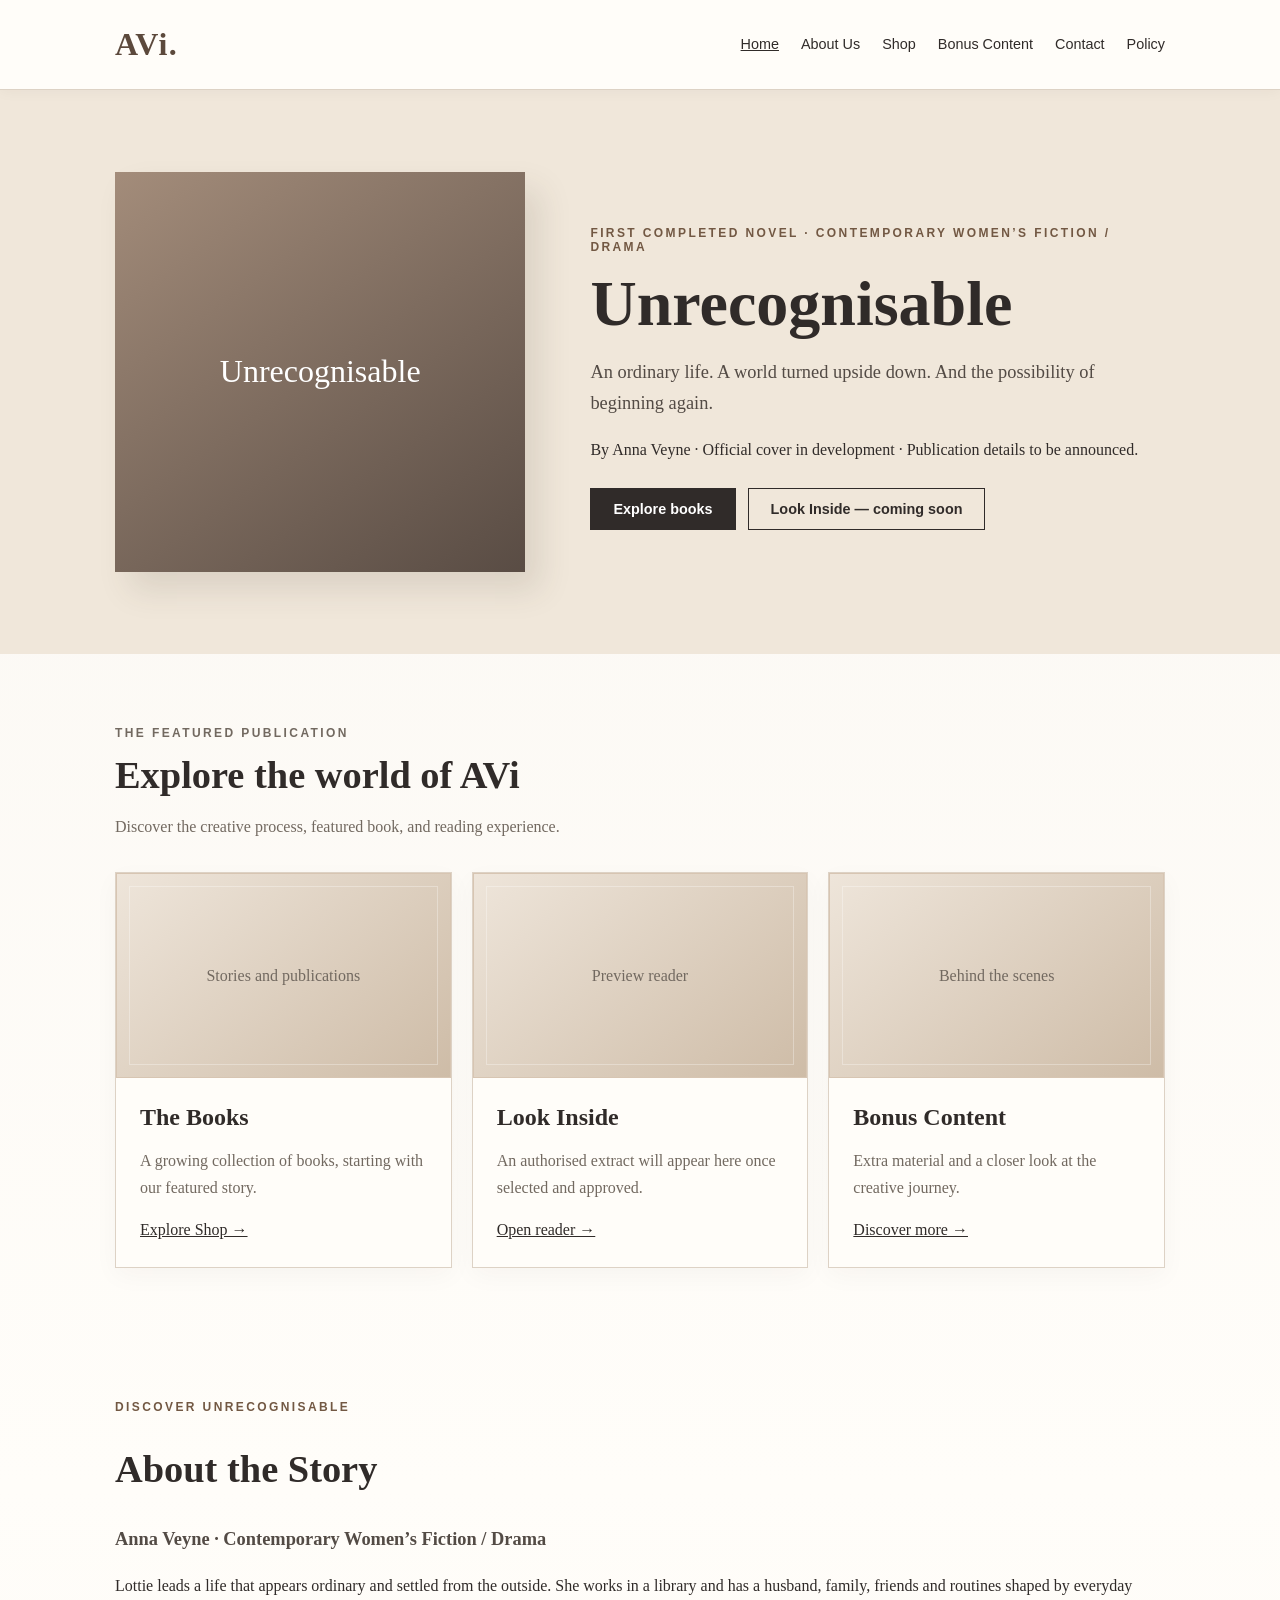
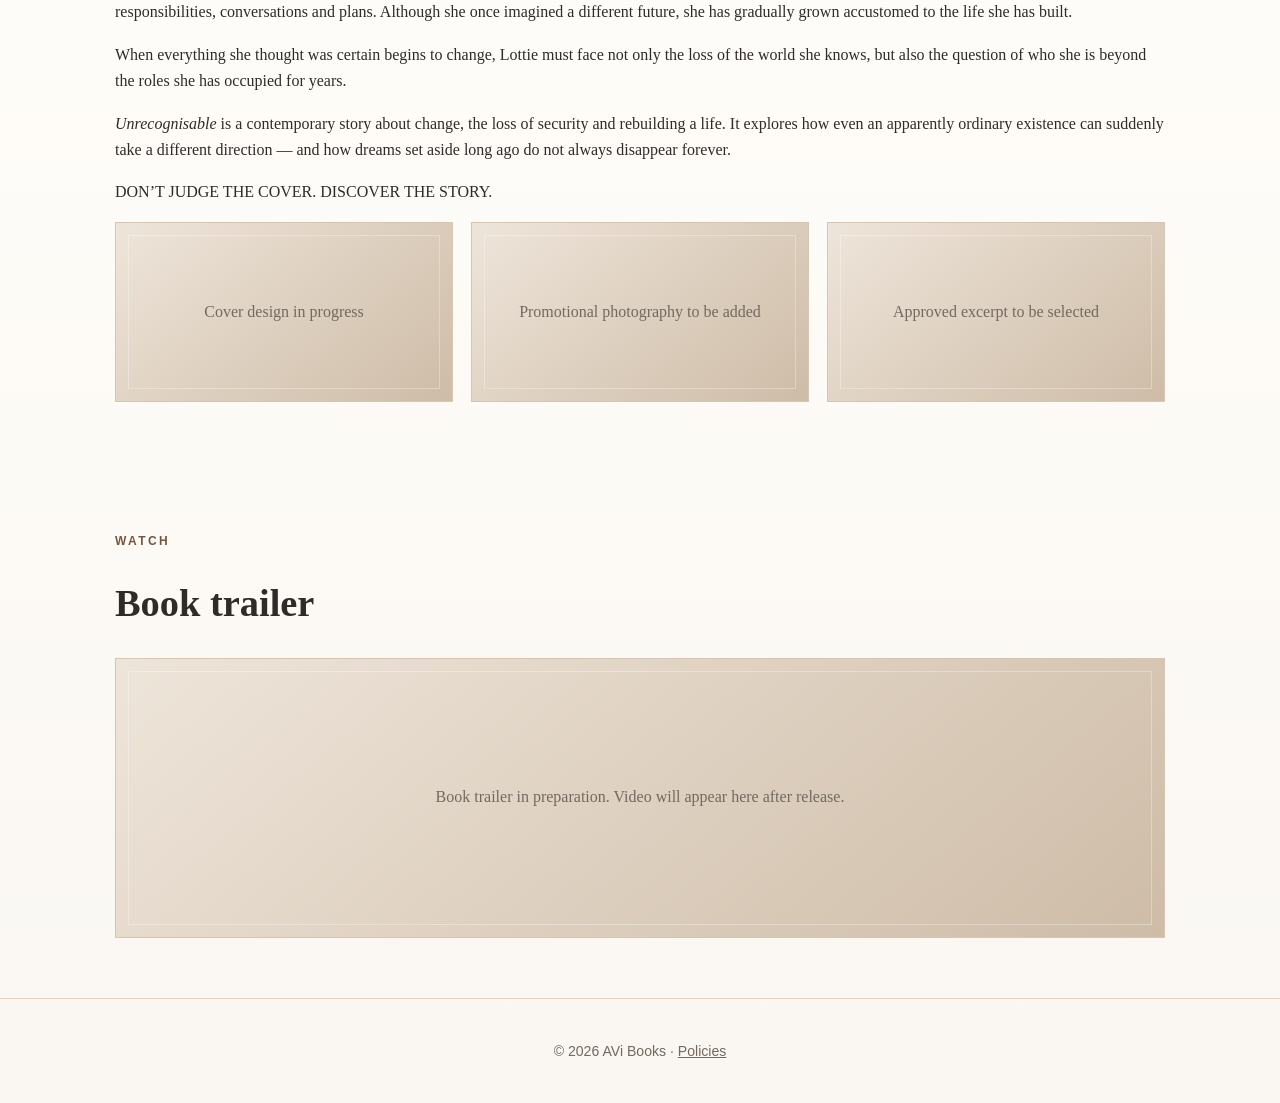
<file: index.html>
<!DOCTYPE html>
<html lang="en">
<head>
  <meta charset="UTF-8">
  <meta name="viewport" content="width=device-width, initial-scale=1">
  <meta name="description" content="AVi Books — stories, publications, book previews and author updates.">
  <title>AVi Books | Stories & Publications</title>
  <link rel="stylesheet" href="css/style.css">
</head>
<body>
  <header class="site-header">
    <div class="nav-wrap">
      <a class="logo" href="index.html" aria-label="AVi Books home">AVi.</a>
      <nav class="nav-links" aria-label="Main navigation">
        <a href="index.html" aria-current="page">Home</a>
        <a href="about.html">About Us</a>
        <a href="shop.html">Shop</a>
        <a href="bonus-content.html">Bonus Content</a><a href="contact.html">Contact</a>
        <a href="policy.html">Policy</a>
      </nav>
    </div>
  </header>
  <main>
    <section class="hero">
      <div class="container hero-grid">
        <div class="cover-placeholder" role="img" aria-label="Cover artwork to be added">
          <span>Unrecognisable</span>
        </div>
        <div>
          <p class="eyebrow">First completed novel · Contemporary Women’s Fiction / Drama</p>
          <h1>Unrecognisable</h1>
          <p class="lead">An ordinary life. A world turned upside down. And the possibility of beginning again.</p>
          <p>By Anna Veyne · Official cover in development · Publication details to be announced.</p>
          <div class="actions">
            <a class="button" href="shop.html">Explore books</a>
            <a class="button secondary" href="reader.html">Look Inside — coming soon</a>
          </div>
        </div>
      </div>
    </section>
    <section class="container"><div class="section-head"><p class="eyebrow">The featured publication</p><h2>Explore the world of AVi</h2><p>Discover the creative process, featured book, and reading experience.</p></div><div class="editorial-cards"><article class="editorial-card"><div class="placeholder">Stories and publications</div><h3>The Books</h3><p>A growing collection of books, starting with our featured story.</p><a href="shop.html">Explore Shop →</a></article><article class="editorial-card"><div class="placeholder">Preview reader</div><h3>Look Inside</h3><p>An authorised extract will appear here once selected and approved.</p><a href="reader.html">Open reader →</a></article><article class="editorial-card"><div class="placeholder">Behind the scenes</div><h3>Bonus Content</h3><p>Extra material and a closer look at the creative journey.</p><a href="bonus-content.html">Discover more →</a></article></div></section><section class="container">
      <p class="eyebrow">Discover Unrecognisable</p>
      <h2>About the Story</h2>
      <p class="lead"><strong>Anna Veyne · Contemporary Women’s Fiction / Drama</strong></p><div class="book-synopsis"><p>Lottie leads a life that appears ordinary and settled from the outside. She works in a library and has a husband, family, friends and routines shaped by everyday responsibilities, conversations and plans. Although she once imagined a different future, she has gradually grown accustomed to the life she has built.</p><p>When everything she thought was certain begins to change, Lottie must face not only the loss of the world she knows, but also the question of who she is beyond the roles she has occupied for years.</p><p><em>Unrecognisable</em> is a contemporary story about change, the loss of security and rebuilding a life. It explores how even an apparently ordinary existence can suddenly take a different direction — and how dreams set aside long ago do not always disappear forever.</p></div><p class="book-tagline">DON’T JUDGE THE COVER. DISCOVER THE STORY.</p>
      <div class="grid" aria-label="Image gallery placeholders">
        <div class="placeholder">Cover design in progress</div>
        <div class="placeholder">Promotional photography to be added</div>
        <div class="placeholder">Approved excerpt to be selected</div>
      </div>
    </section>
    <section class="container">
      <p class="eyebrow">Watch</p>
      <h2>Book trailer</h2>
      <div class="placeholder video-placeholder">Book trailer in preparation. Video will appear here after release.</div>
    </section>
  </main>
  <footer class="site-footer">
    <p>© 2026 AVi Books · <a href="policy.html">Policies</a></p>
  </footer>
</body>
</html>
</file>
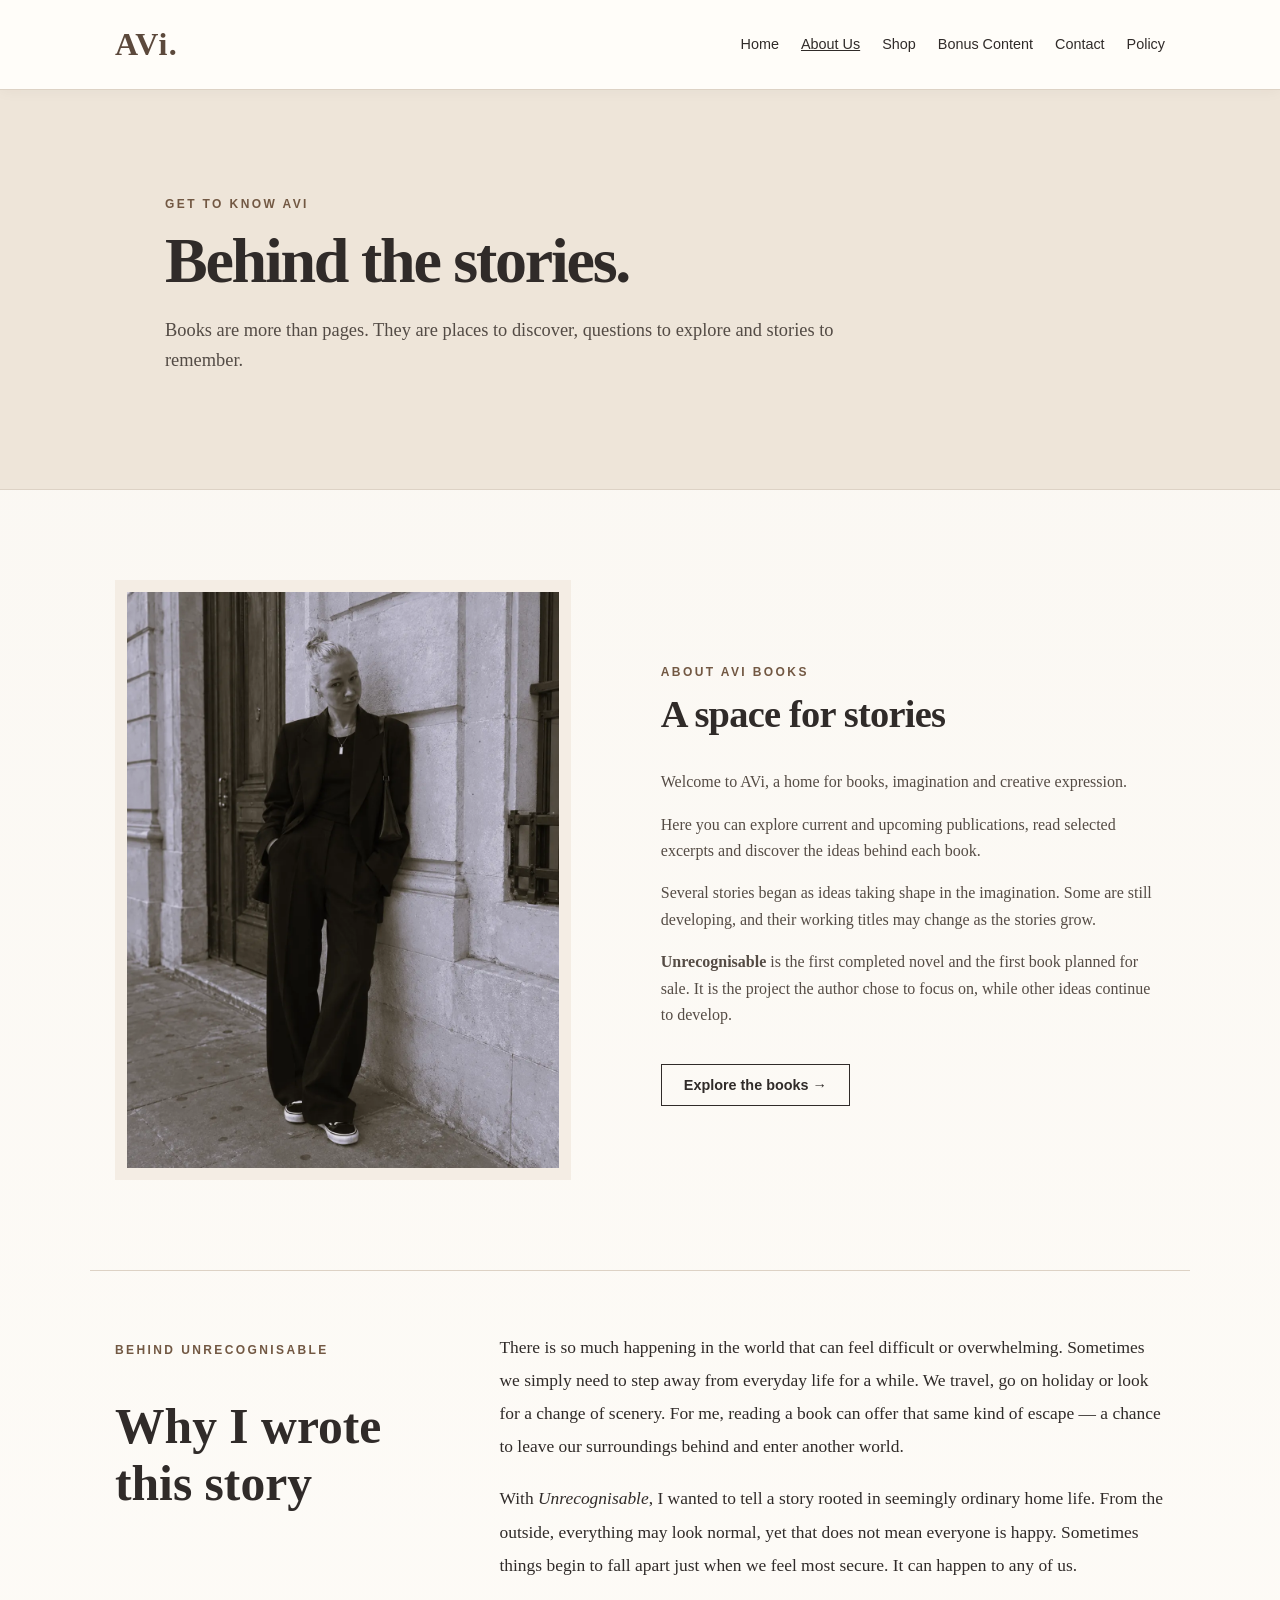
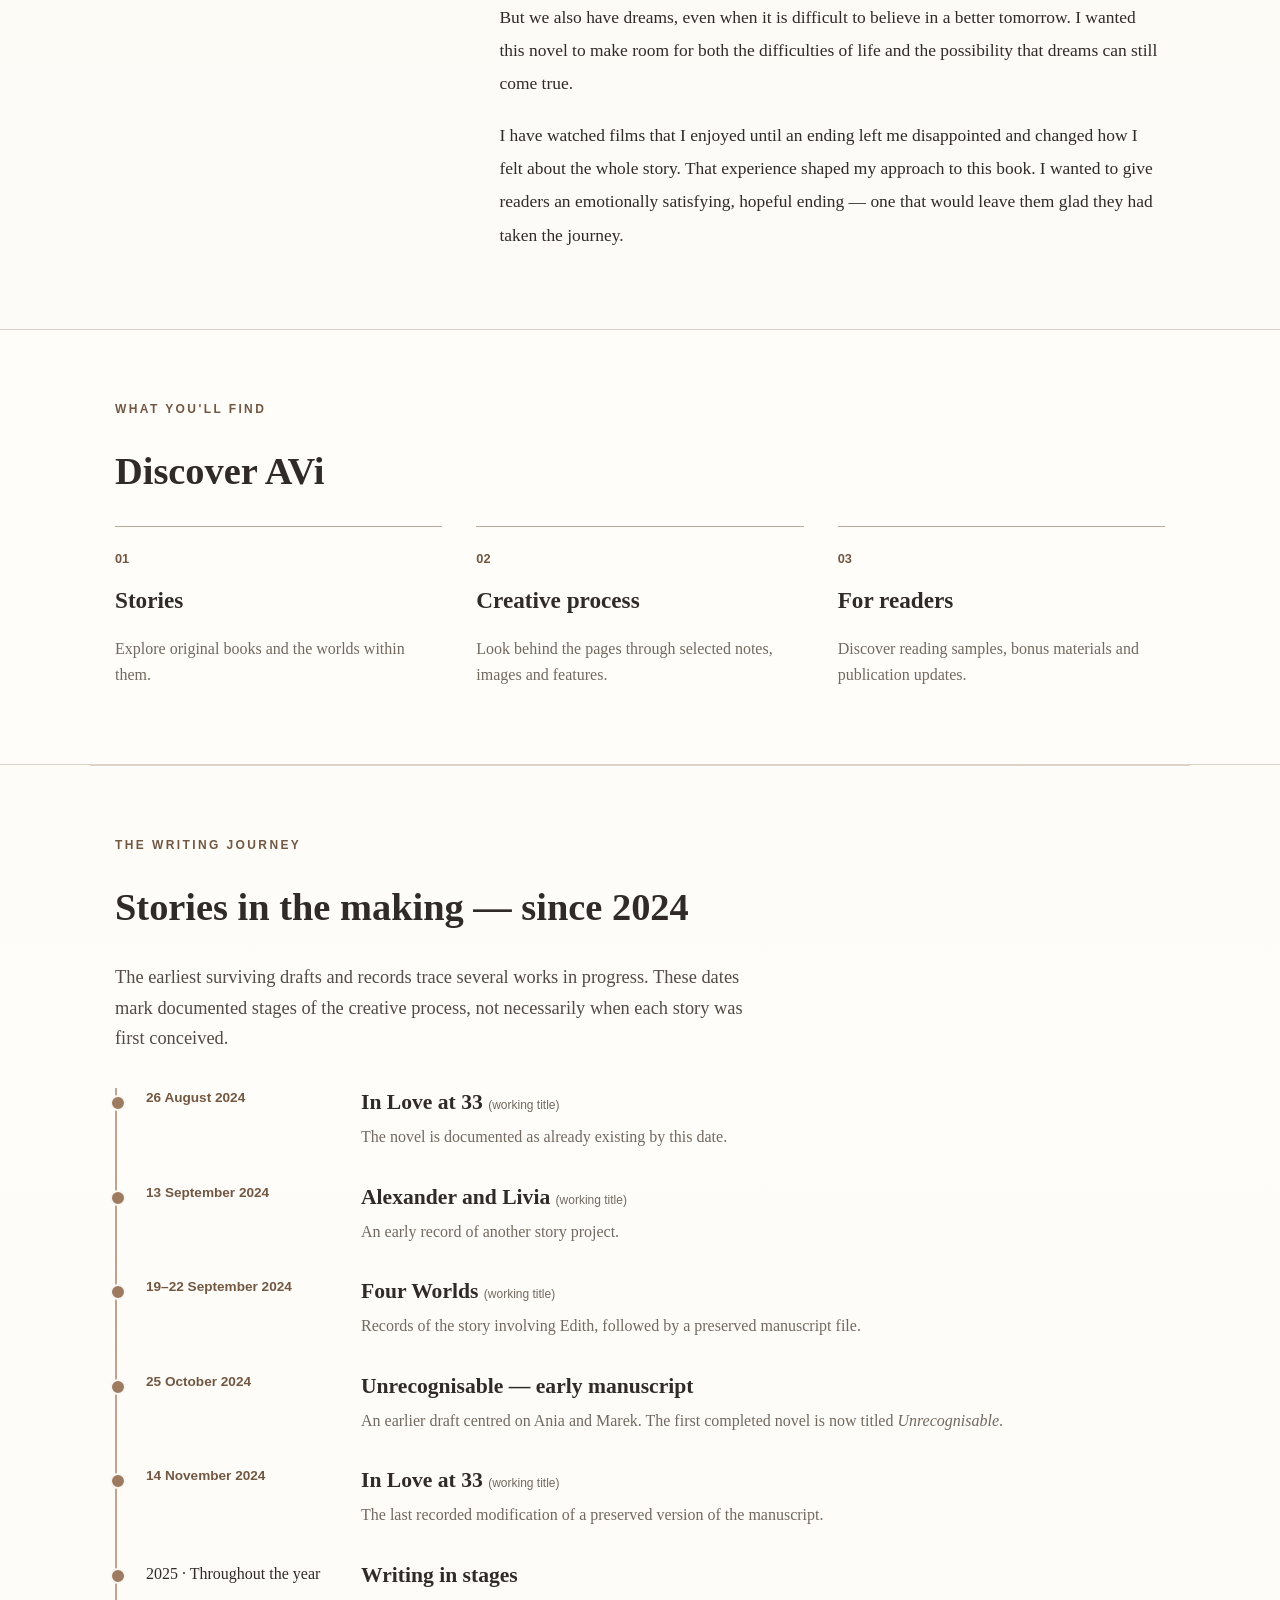
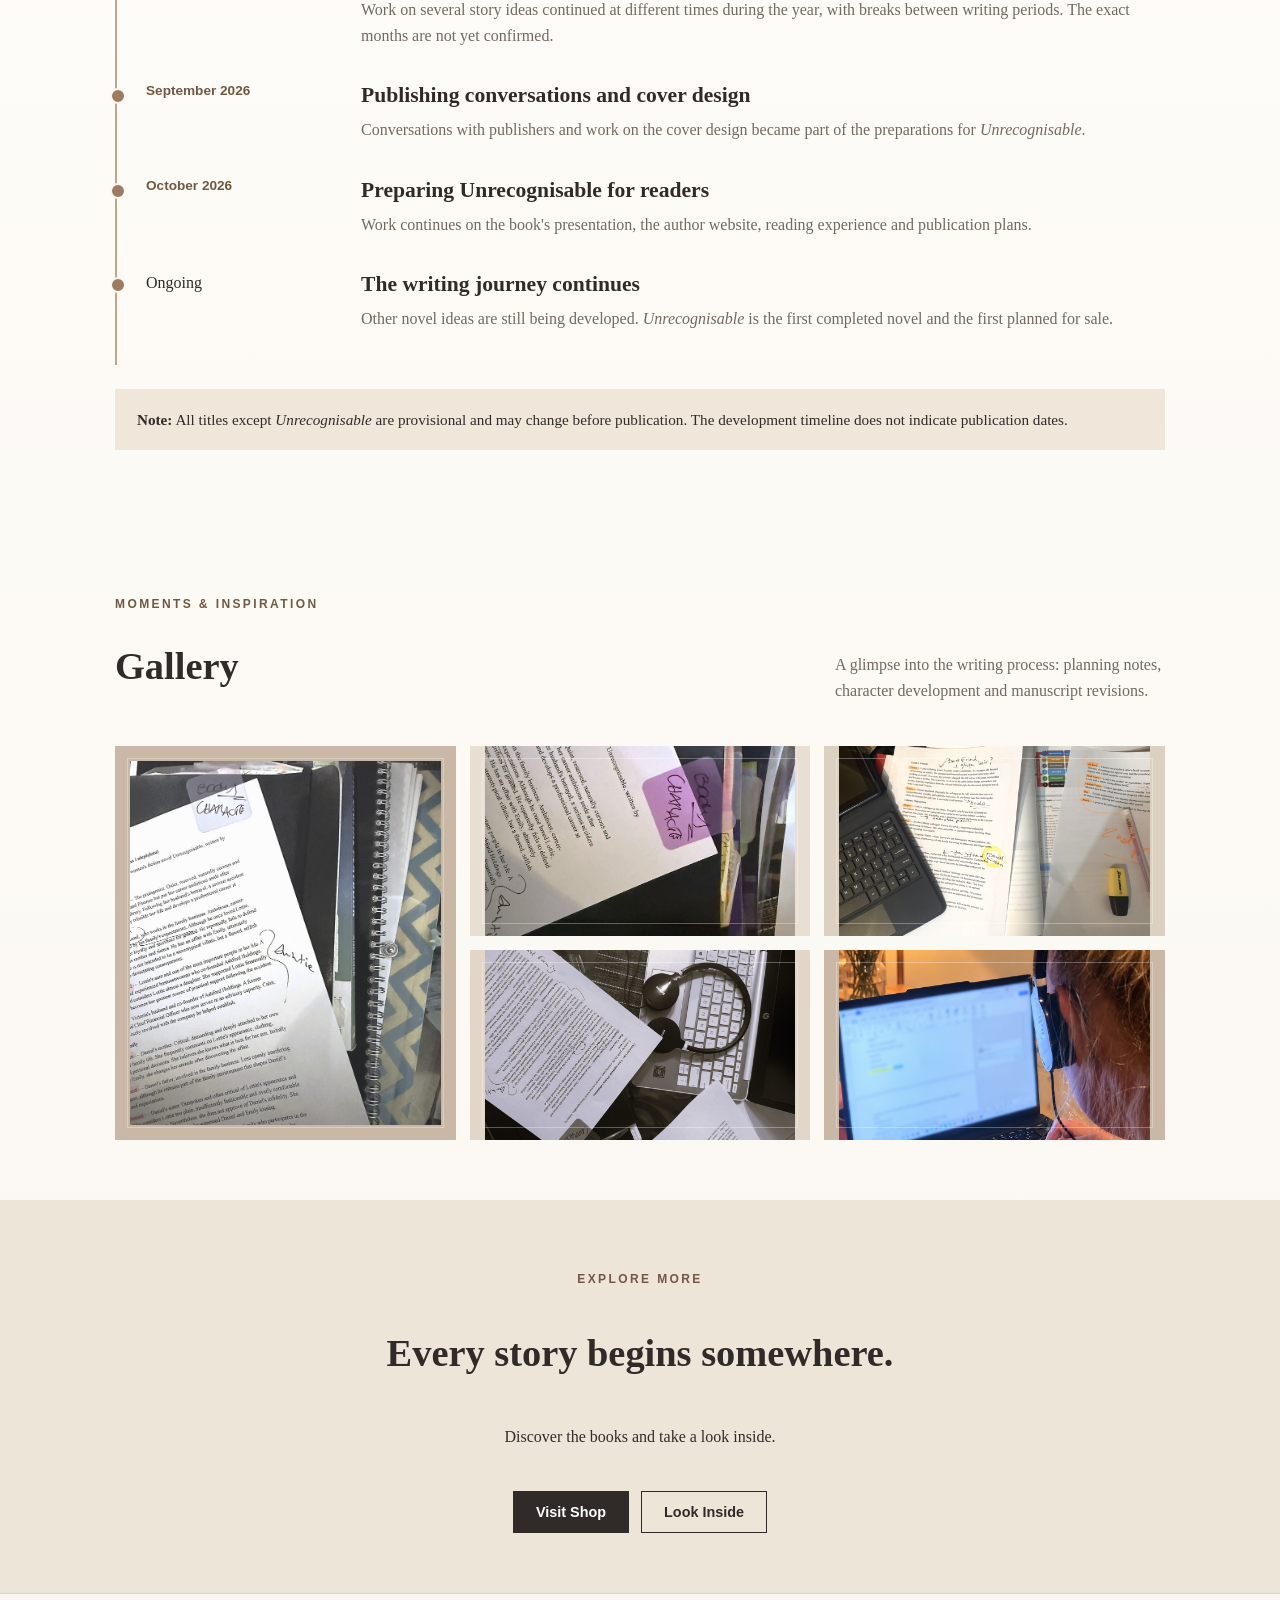
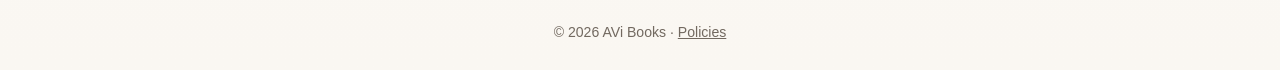
<file: about.html>
<!DOCTYPE html>
<html lang="en">
<head>
<meta charset="UTF-8"><meta name="viewport" content="width=device-width, initial-scale=1">
<meta name="description" content="Discover AVi Books, our creative vision, stories and future publications.">
<title>About Us | AVi Books</title><link rel="stylesheet" href="css/style.css">
</head>
<body>
<header class="site-header"><div class="nav-wrap"><a class="logo" href="index.html" aria-label="AVi home">AVi.</a><nav class="nav-links" aria-label="Main navigation"><a href="index.html">Home</a><a href="about.html" aria-current="page">About Us</a><a href="shop.html">Shop</a><a href="bonus-content.html">Bonus Content</a><a href="contact.html">Contact</a><a href="policy.html">Policy</a></nav></div></header>
<main>
<section class="about-banner"><div class="container about-heading"><p class="eyebrow">Get to know AVi</p><h1>Behind the stories.</h1><p class="lead">Books are more than pages. They are places to discover, questions to explore and stories to remember.</p></div></section>
<section class="container about-feature">
  <div class="about-portrait about-portrait-photo"><img src="images/optimized/Black%20Suit%20Street%20Portrait.webp" alt="Portrait of the author" loading="eager" decoding="async"></div>
  <div class="about-copy"><p class="eyebrow">About AVi Books</p><h2>A space for stories</h2><p>Welcome to AVi, a home for books, imagination and creative expression.</p><p>Here you can explore current and upcoming publications, read selected excerpts and discover the ideas behind each book.</p><p>Several stories began as ideas taking shape in the imagination. Some are still developing, and their working titles may change as the stories grow.</p><p><strong>Unrecognisable</strong> is the first completed novel and the first book planned for sale. It is the project the author chose to focus on, while other ideas continue to develop.</p><a class="button secondary" href="shop.html">Explore the books →</a></div>
</section>
<section class="container inspiration-section" aria-labelledby="inspiration-title"><div class="inspiration-kicker"><p class="eyebrow">Behind Unrecognisable</p><h2 id="inspiration-title">Why I wrote this story</h2></div><div class="inspiration-copy"><p>There is so much happening in the world that can feel difficult or overwhelming. Sometimes we simply need to step away from everyday life for a while. We travel, go on holiday or look for a change of scenery. For me, reading a book can offer that same kind of escape — a chance to leave our surroundings behind and enter another world.</p><p>With <em>Unrecognisable</em>, I wanted to tell a story rooted in seemingly ordinary home life. From the outside, everything may look normal, yet that does not mean everyone is happy. Sometimes things begin to fall apart just when we feel most secure. It can happen to any of us.</p><p>But we also have dreams, even when it is difficult to believe in a better tomorrow. I wanted this novel to make room for both the difficulties of life and the possibility that dreams can still come true.</p><p>I have watched films that I enjoyed until an ending left me disappointed and changed how I felt about the whole story. That experience shaped my approach to this book. I wanted to give readers an emotionally satisfying, hopeful ending — one that would leave them glad they had taken the journey.</p></div></section>
<section class="about-values"><div class="container"><p class="eyebrow">What you'll find</p><h2>Discover AVi</h2><div class="about-values-grid"><article><span class="about-number">01</span><h3>Stories</h3><p>Explore original books and the worlds within them.</p></article><article><span class="about-number">02</span><h3>Creative process</h3><p>Look behind the pages through selected notes, images and features.</p></article><article><span class="about-number">03</span><h3>For readers</h3><p>Discover reading samples, bonus materials and publication updates.</p></article></div></div></section>
<section class="container writing-journey" aria-labelledby="journey-heading">
<p class="eyebrow">The writing journey</p><h2 id="journey-heading">Stories in the making — since 2024</h2>
<p class="lead">The earliest surviving drafts and records trace several works in progress. These dates mark documented stages of the creative process, not necessarily when each story was first conceived.</p>
<ol class="journey-timeline">
<li><time datetime="2024-08-26">26 August 2024</time><div><h3>In Love at 33 <small>(working title)</small></h3><p>The novel is documented as already existing by this date.</p></div></li>
<li><time datetime="2024-09-13">13 September 2024</time><div><h3>Alexander and Livia <small>(working title)</small></h3><p>An early record of another story project.</p></div></li>
<li><time datetime="2024-09-19">19–22 September 2024</time><div><h3>Four Worlds <small>(working title)</small></h3><p>Records of the story involving Edith, followed by a preserved manuscript file.</p></div></li>
<li><time datetime="2024-10-25">25 October 2024</time><div><h3>Unrecognisable — early manuscript</h3><p>An earlier draft centred on Ania and Marek. The first completed novel is now titled <em>Unrecognisable</em>.</p></div></li>
<li><time datetime="2024-11-14">14 November 2024</time><div><h3>In Love at 33 <small>(working title)</small></h3><p>The last recorded modification of a preserved version of the manuscript.</p></div></li>
<li><span class="journey-date">2025 · Throughout the year</span><div><h3>Writing in stages</h3><p>Work on several story ideas continued at different times during the year, with breaks between writing periods. The exact months are not yet confirmed.</p></div></li>
<li><time datetime="2026-09">September 2026</time><div><h3>Publishing conversations and cover design</h3><p>Conversations with publishers and work on the cover design became part of the preparations for <em>Unrecognisable</em>.</p></div></li>
<li><time datetime="2026-10">October 2026</time><div><h3>Preparing Unrecognisable for readers</h3><p>Work continues on the book's presentation, the author website, reading experience and publication plans.</p></div></li>
<li><span class="journey-date">Ongoing</span><div><h3>The writing journey continues</h3><p>Other novel ideas are still being developed. <em>Unrecognisable</em> is the first completed novel and the first planned for sale.</p></div></li>
</ol><p class="journey-note"><strong>Note:</strong> All titles except <em>Unrecognisable</em> are provisional and may change before publication. The development timeline does not indicate publication dates.</p>
</section>
<section class="container"><div class="about-gallery-heading"><div><p class="eyebrow">Moments & inspiration</p><h2>Gallery</h2></div><p>A glimpse into the writing process: planning notes, character development and manuscript revisions.</p></div><div class="about-gallery">
<div class="gallery-slot large"><img src="assets/uploads/notebooks.jpeg" alt="Author's printed planning notes and writing materials" loading="lazy" onerror="this.style.display='none';this.nextElementSibling.hidden=false"><span hidden>Writing notes photo</span></div>
<div class="gallery-slot"><img src="assets/uploads/notebooks1.jpeg" alt="Early manuscript notes and notebook" loading="lazy" onerror="this.style.display='none';this.nextElementSibling.hidden=false"><span hidden>Manuscript notes photo</span></div>
<div class="gallery-slot"><img src="assets/uploads/tablet_black.jpeg" alt="Marked-up manuscript and character planning pages" loading="lazy" onerror="this.style.display='none';this.nextElementSibling.hidden=false"><span hidden>Editing notes photo</span></div>
<div class="gallery-slot"><img src="assets/uploads/laptop%20silver.jpeg" alt="Printed novel planning sheets beside a laptop and headphones" loading="lazy" onerror="this.style.display='none';this.nextElementSibling.hidden=false"><span hidden>Writing workspace photo</span></div>
<div class="gallery-slot"><img src="assets/uploads/laptop_black_cozy_room.png" alt="Working on drafts at a laptop" loading="lazy"></div></div></section>
<section class="about-cta"><div class="container"><p class="eyebrow">Explore more</p><h2>Every story begins somewhere.</h2><p>Discover the books and take a look inside.</p><div class="actions"><a class="button" href="shop.html">Visit Shop</a><a class="button secondary" href="reader.html">Look Inside</a></div></div></section>
</main>
<footer class="site-footer">© 2026 AVi Books · <a href="policy.html">Policies</a></footer>
</body></html>
</file>
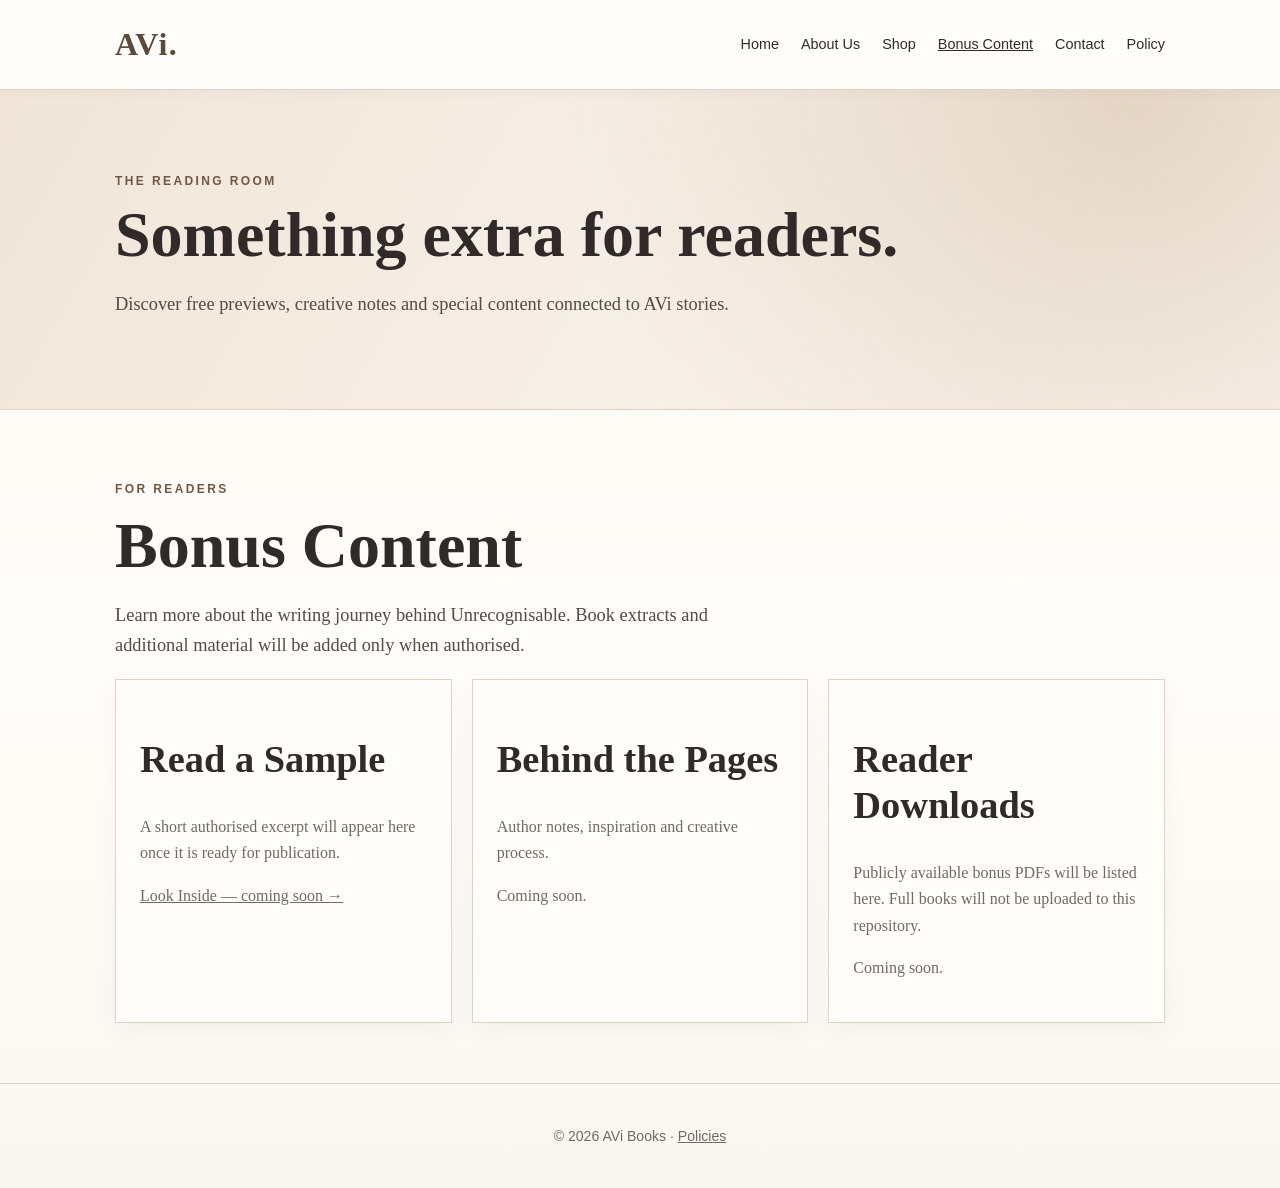
<file: bonus-content.html>
<!DOCTYPE html>
<html lang="en"><head><meta charset="UTF-8"><meta name="viewport" content="width=device-width,initial-scale=1"><meta name="description" content="Book extras, sample chapters and behind-the-scenes material."><title>Bonus Content | AVi Books</title><link rel="stylesheet" href="css/style.css"></head><body><header class="site-header"><div class="nav-wrap"><a class="logo" href="index.html" aria-label="AVi home">AVi.</a><nav class="nav-links" aria-label="Main navigation"><a href="index.html">Home</a><a href="about.html">About Us</a><a href="shop.html">Shop</a><a href="bonus-content.html" aria-current="page">Bonus Content</a><a href="contact.html">Contact</a><a href="policy.html">Policy</a></nav></div></header><main><section class="page-banner"><div class="container"><p class="eyebrow">The reading room</p><h1>Something extra for readers.</h1><p class="lead">Discover free previews, creative notes and special content connected to AVi stories.</p></div></section><section class="container"><p class="eyebrow">For readers</p><h1>Bonus Content</h1><p class="lead">Learn more about the writing journey behind Unrecognisable. Book extracts and additional material will be added only when authorised.</p><div class="editorial-cards"><article class="editorial-card"><h2>Read a Sample</h2><p>A short authorised excerpt will appear here once it is ready for publication.</p><p><a href="reader.html">Look Inside — coming soon →</a></p></article><article class="editorial-card"><h2>Behind the Pages</h2><p>Author notes, inspiration and creative process.</p><p>Coming soon.</p></article><article class="editorial-card"><h2>Reader Downloads</h2><p>Publicly available bonus PDFs will be listed here. Full books will not be uploaded to this repository.</p><p>Coming soon.</p></article></div></section></main><footer class="site-footer"><p>© 2026 AVi Books · <a href="policy.html">Policies</a></p></footer></body></html>
</file>
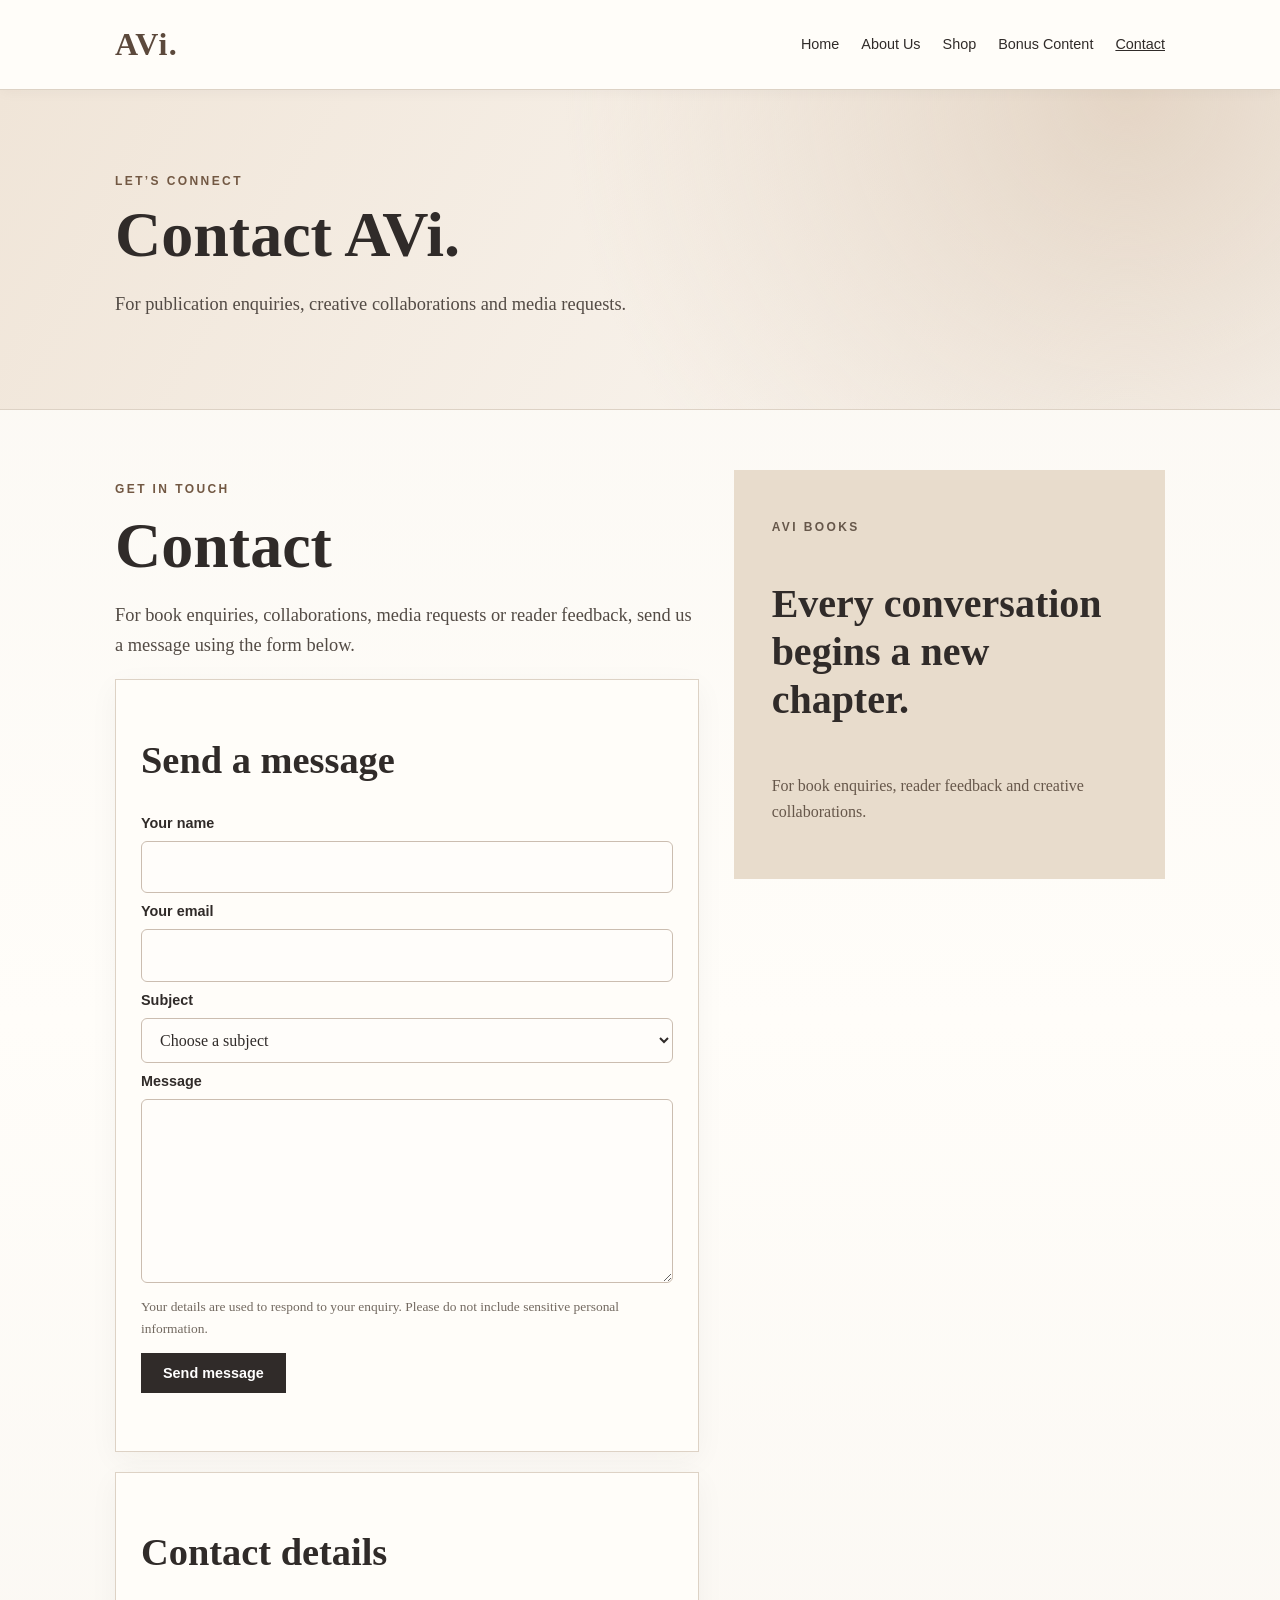
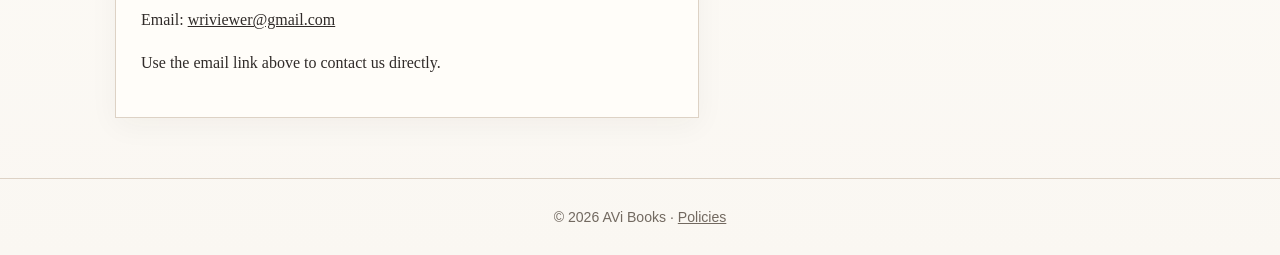
<file: contact.html>
<!DOCTYPE html><html lang="en"><head><meta charset="utf-8"><meta name="viewport" content="width=device-width,initial-scale=1"><title>Contact | AVi Books</title><meta name="description" content="Get in touch with AVi Books."><link rel="stylesheet" href="css/style.css"></head><body><header class="site-header"><div class="nav-wrap"><a class="logo" href="index.html">AVi.</a><nav class="nav-links" aria-label="Navigation"><a href="index.html">Home</a><a href="about.html">About Us</a><a href="shop.html">Shop</a><a href="bonus-content.html">Bonus Content</a><a href="contact.html" aria-current="page">Contact</a></nav></div></header><main><section class="page-banner"><div class="container"><p class="eyebrow">Let’s connect</p><h1>Contact AVi.</h1><p class="lead">For publication enquiries, creative collaborations and media requests.</p></div></section><section class="container contact-layout"><div><p class="eyebrow">Get in touch</p><h1>Contact</h1><p class="lead">For book enquiries, collaborations, media requests or reader feedback, send us a message using the form below.</p><div class="panel contact-form-panel"><h2>Send a message</h2><form id="avi-contact-form" action="https://formsubmit.co/ajax/wriviewer@gmail.com" method="POST">
<input type="hidden" name="_subject" value="AVi Books — Website Contact">
<input type="text" name="_honey" tabindex="-1" autocomplete="off" aria-hidden="true" class="contact-honey">
<label for="avi-name">Your name</label><input id="avi-name" name="name" type="text" autocomplete="name" maxlength="120" required>
<label for="avi-email">Your email</label><input id="avi-email" name="email" type="email" autocomplete="email" maxlength="254" required>
<label for="avi-topic">Subject</label><select id="avi-topic" name="subject" required><option value="">Choose a subject</option><option>Book enquiry</option><option>Media or press</option><option>Collaboration</option><option>Other enquiry</option></select>
<label for="avi-message">Message</label><textarea id="avi-message" name="message" rows="6" maxlength="5000" required></textarea>
<p class="form-privacy">Your details are used to respond to your enquiry. Please do not include sensitive personal information.</p>
<button type="submit" class="button">Send message</button>
<p id="avi-form-status" role="status" aria-live="polite"></p>
</form></div><div class="panel"><h2>Contact details</h2><p>Email: <a href="mailto:wriviewer@gmail.com">wriviewer@gmail.com</a></p><p>Use the email link above to contact us directly.</p></div></div><aside class="contact-feature"><p class="eyebrow">AVi Books</p><h2>Every conversation begins a new chapter.</h2><p>For book enquiries, reader feedback and creative collaborations.</p></aside></section></main><footer class="site-footer">© 2026 AVi Books · <a href="policy.html">Policies</a></footer><script src="js/contact-form.js" defer></script></body></html>
</file>
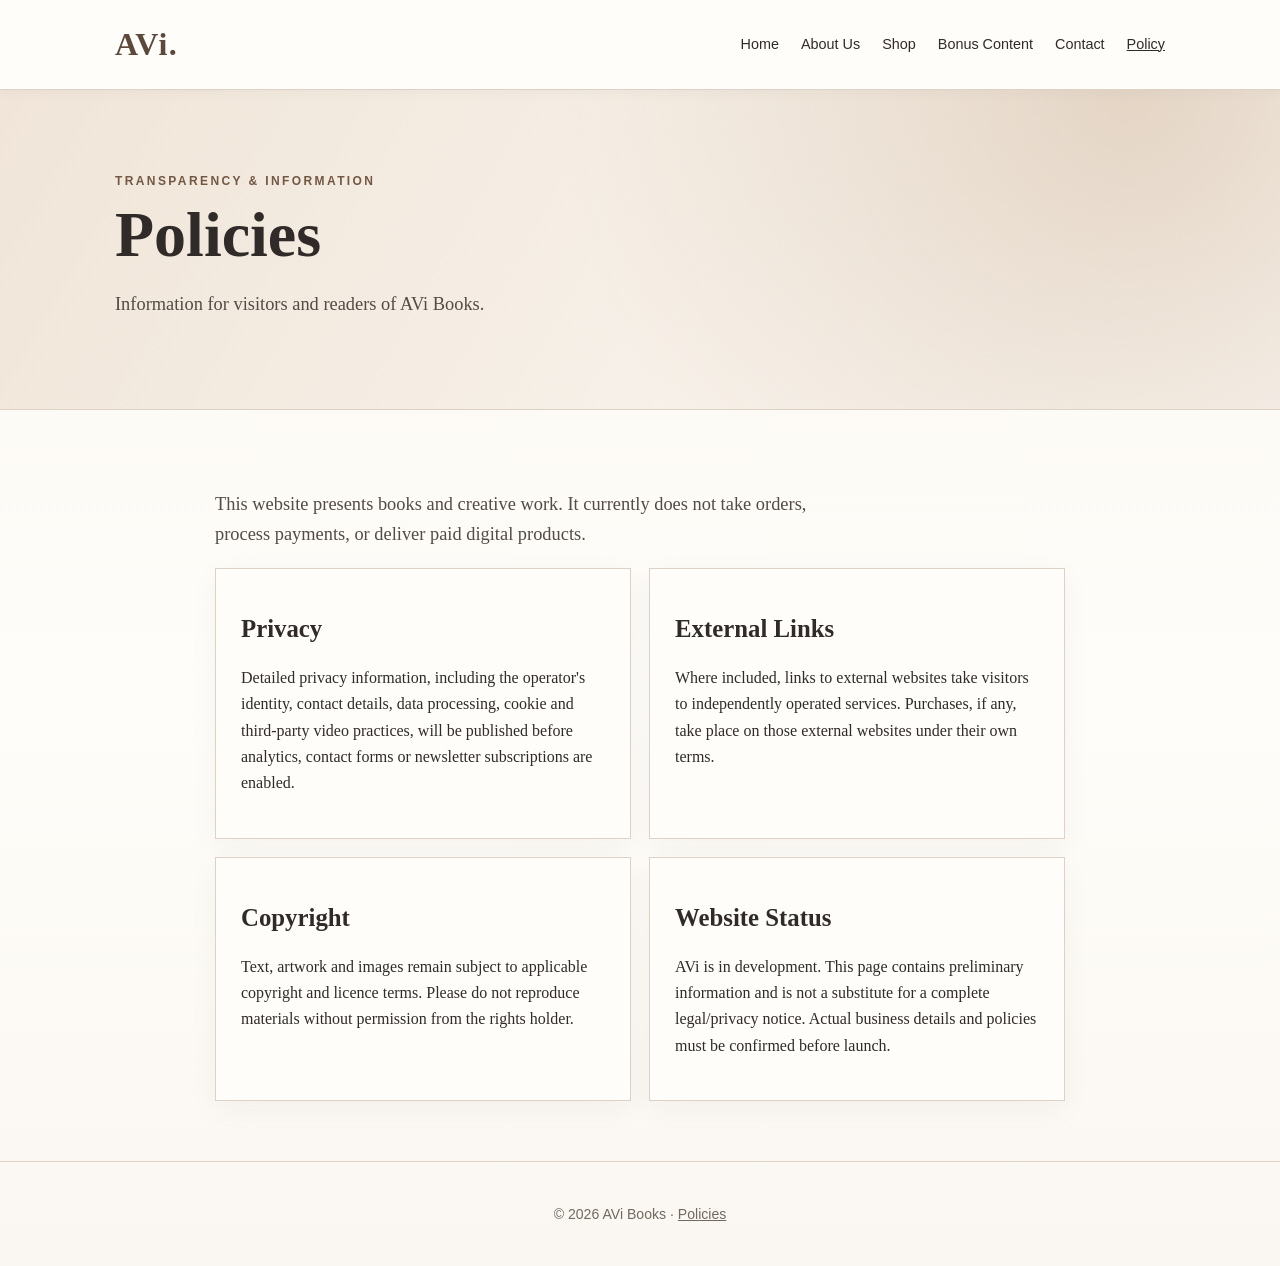
<file: policy.html>
<!DOCTYPE html>
<html lang="en"><head><meta charset="UTF-8"><meta name="viewport" content="width=device-width, initial-scale=1"><meta name="description" content="Information about AVi Books website, privacy and copyright."><title>Policies | AVi Books</title><link rel="stylesheet" href="css/style.css"></head>
<body>
<header class="site-header"><div class="nav-wrap"><a class="logo" href="index.html">AVi.</a><nav class="nav-links" aria-label="Main navigation"><a href="index.html">Home</a><a href="about.html">About Us</a><a href="shop.html">Shop</a><a href="bonus-content.html">Bonus Content</a><a href="contact.html">Contact</a><a href="policy.html" aria-current="page">Policy</a></nav></div></header>
<main><section class="page-banner"><div class="container"><p class="eyebrow">Transparency & information</p><h1>Policies</h1><p class="lead">Information for visitors and readers of AVi Books.</p></div></section><section class="container narrow">
<p class="lead">This website presents books and creative work. It currently does not take orders, process payments, or deliver paid digital products.</p>
<div class="policy-grid"><section class="panel"><h2>Privacy</h2><p>Detailed privacy information, including the operator's identity, contact details, data processing, cookie and third-party video practices, will be published before analytics, contact forms or newsletter subscriptions are enabled.</p></section>
<section class="panel"><h2>External Links</h2><p>Where included, links to external websites take visitors to independently operated services. Purchases, if any, take place on those external websites under their own terms.</p></section>
<section class="panel"><h2>Copyright</h2><p>Text, artwork and images remain subject to applicable copyright and licence terms. Please do not reproduce materials without permission from the rights holder.</p></section>
<section class="panel"><h2>Website Status</h2><p>AVi is in development. This page contains preliminary information and is not a substitute for a complete legal/privacy notice. Actual business details and policies must be confirmed before launch.</p></section></div>
</section></main><footer class="site-footer"><p>© 2026 AVi Books · <a href="policy.html">Policies</a></p></footer></body></html>
</file>
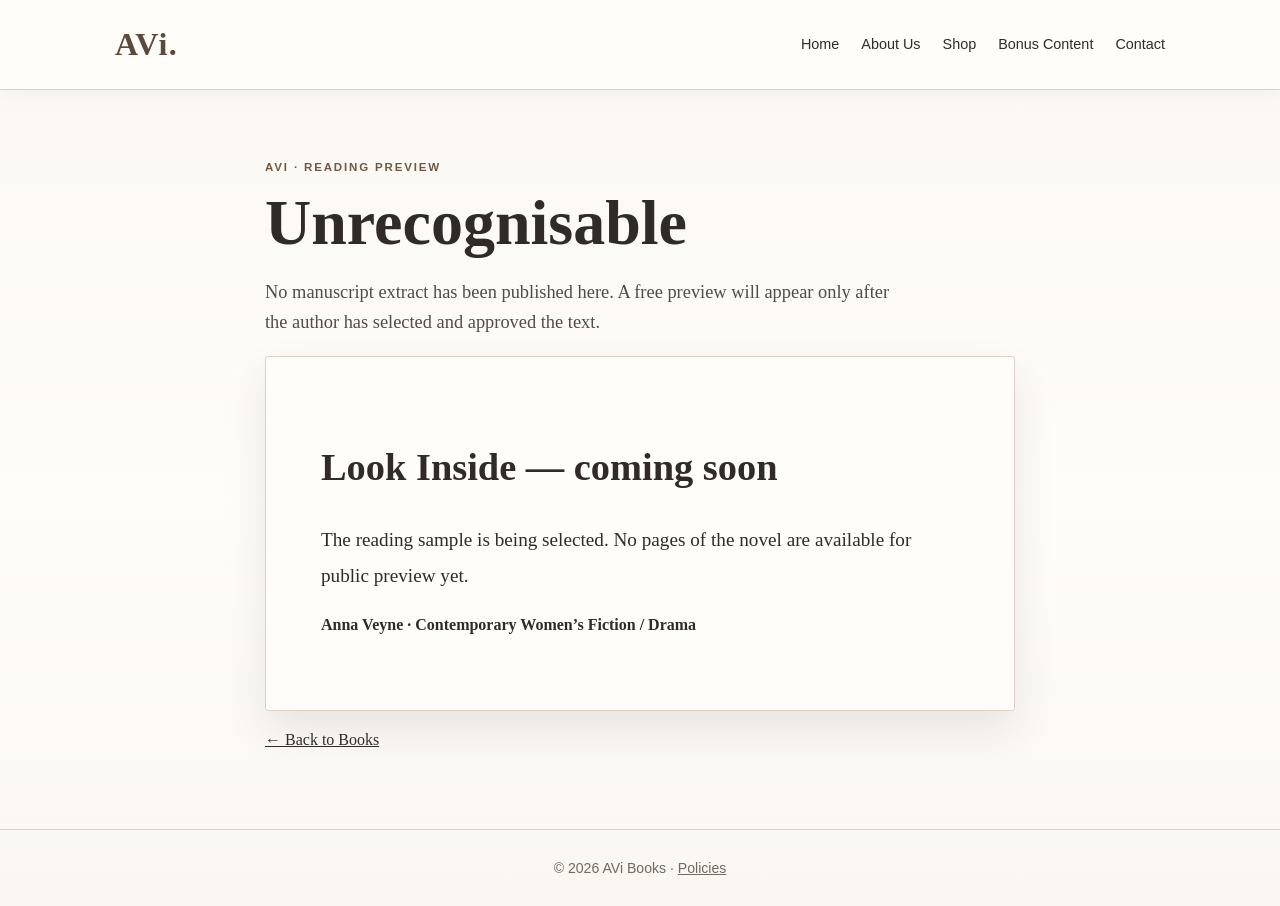
<file: reader.html>
<!DOCTYPE html><html lang="en"><head><meta charset="utf-8"><meta name="viewport" content="width=device-width,initial-scale=1"><title>Look Inside | AVi Books</title><meta name="description" content="Read a free sample from AVi Books."><link rel="stylesheet" href="css/style.css"><style>.reader{max-width:800px;margin:0 auto}.reader-shell{background:#fffdf9;border:1px solid #ddd2c5;box-shadow:0 18px 40px #302b291a;padding:clamp(22px,5vw,55px);min-height:330px}.reader-text{font-size:var(--reader-font,1.2rem);line-height:1.85;white-space:pre-line}.reader-controls{display:flex;flex-wrap:wrap;align-items:center;justify-content:center;gap:12px;margin-top:24px}.reader-controls button{background:#302b29;color:white;border:0;padding:12px 17px;cursor:pointer}.reader-controls button:disabled{opacity:.45;cursor:not-allowed}.reader-controls button:focus-visible{outline:3px solid #a77e57;outline-offset:3px}</style></head><body><header class="site-header"><div class="nav-wrap"><a class="logo" href="index.html">AVi.</a><nav class="nav-links" aria-label="Navigation"><a href="index.html">Home</a><a href="about.html">About Us</a><a href="shop.html">Shop</a><a href="bonus-content.html">Bonus Content</a><a href="contact.html">Contact</a></nav></div></header><main class="container reader"><p class="reading-badge">AVi · Reading preview</p><h1>Unrecognisable</h1><p class="lead">No manuscript extract has been published here. A free preview will appear only after the author has selected and approved the text.</p><section class="reader-shell" aria-label="Excerpt availability"><h2>Look Inside — coming soon</h2><p class="reader-text">The reading sample is being selected. No pages of the novel are available for public preview yet.</p><p><strong>Anna Veyne · Contemporary Women’s Fiction / Drama</strong></p></section><p><a href="shop.html">← Back to Books</a></p></main><footer class="site-footer">© 2026 AVi Books · <a href="policy.html">Policies</a></footer></body></html>
</file>
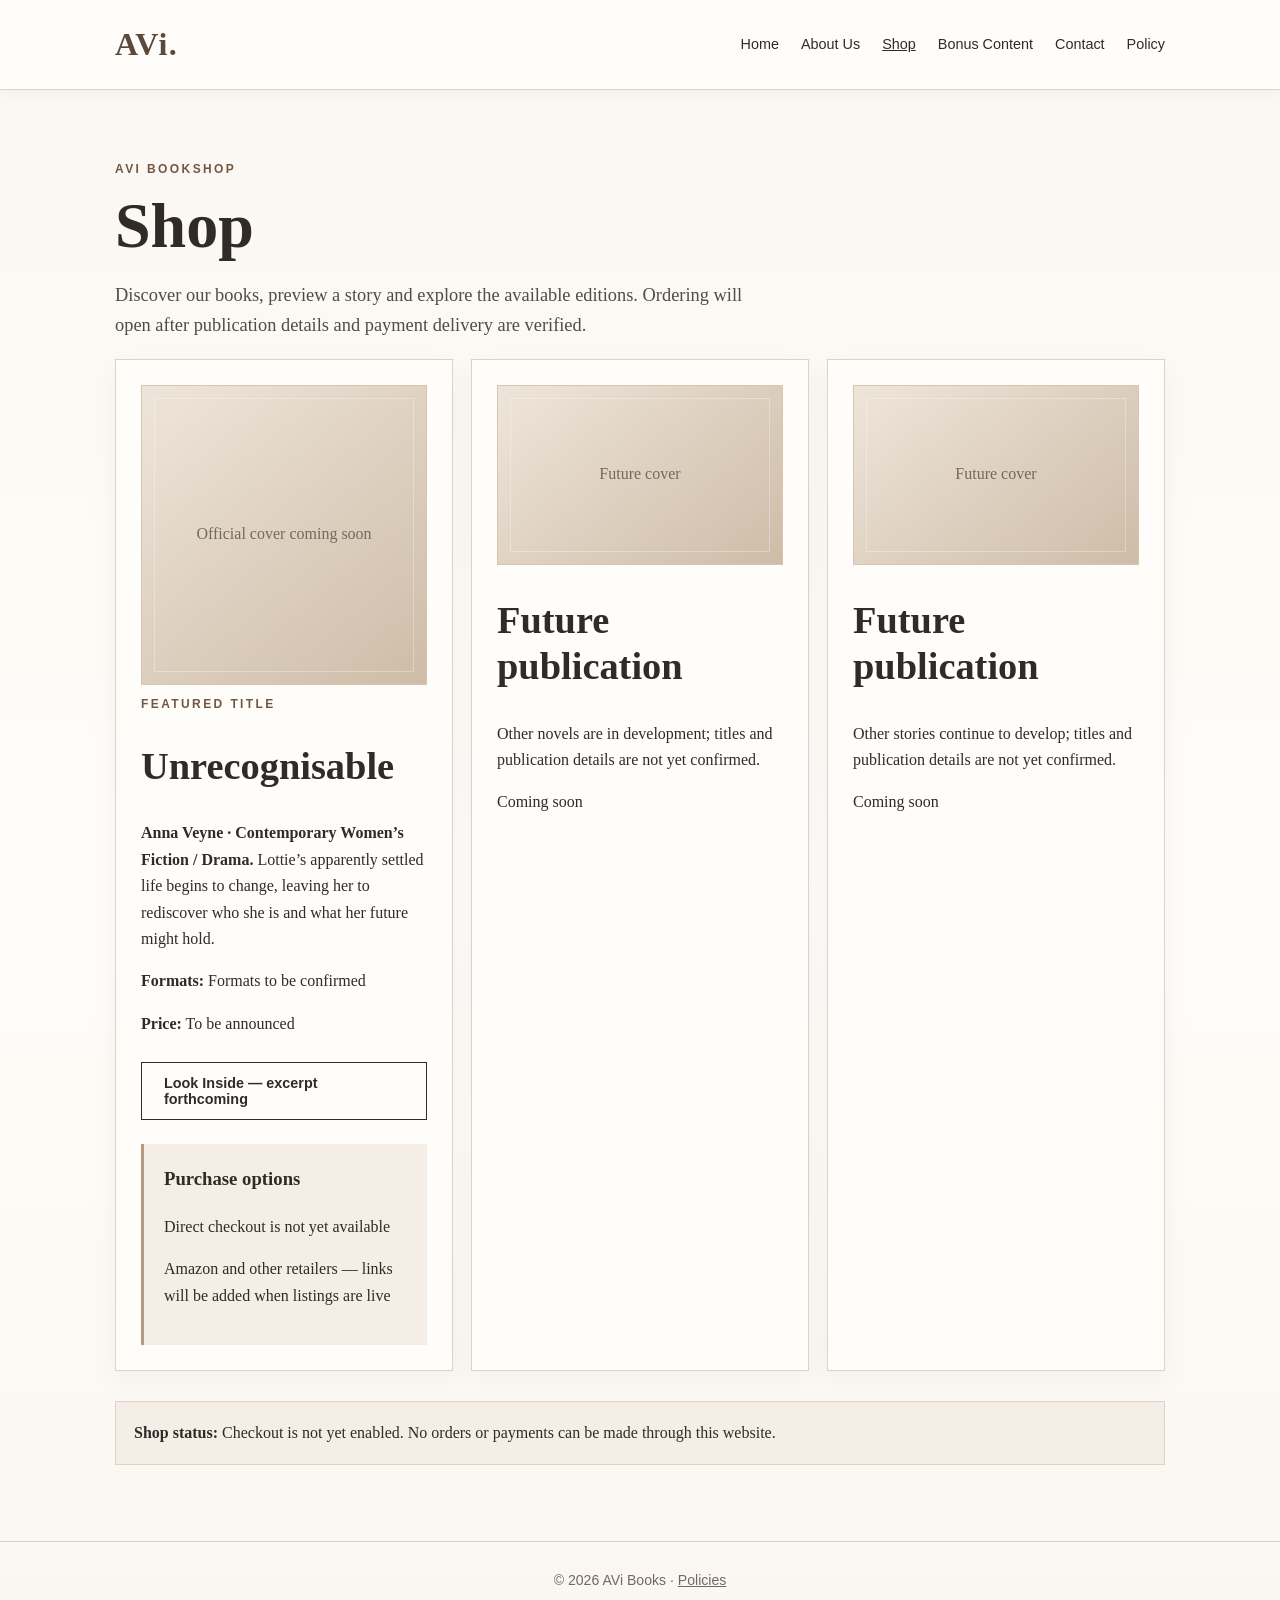
<file: shop.html>
<!DOCTYPE html>
<html lang="en">
<head><meta charset="UTF-8"><meta name="viewport" content="width=device-width,initial-scale=1"><meta name="description" content="Explore books, editions and reading samples at AVi Books."><title>Shop | AVi Books</title><link rel="stylesheet" href="css/style.css"></head>
<body><header class="site-header"><div class="nav-wrap"><a class="logo" href="index.html">AVi.</a><nav class="nav-links" aria-label="Main navigation"><a href="index.html">Home</a><a href="about.html">About Us</a><a href="shop.html" aria-current="page">Shop</a><a href="bonus-content.html">Bonus Content</a><a href="contact.html">Contact</a><a href="policy.html">Policy</a></nav></div></header>
<main><section class="container"><p class="eyebrow">AVi Bookshop</p><h1>Shop</h1><p class="lead">Discover our books, preview a story and explore the available editions. Ordering will open after publication details and payment delivery are verified.</p>
<div class="grid"><article class="panel book-product"><div class="placeholder cover-art" role="img" aria-label="Book cover pending">Official cover coming soon</div><p class="eyebrow">Featured title</p><h2>Unrecognisable</h2><p><strong>Anna Veyne · Contemporary Women’s Fiction / Drama.</strong> Lottie’s apparently settled life begins to change, leaving her to rediscover who she is and what her future might hold.</p><p><strong>Formats:</strong> Formats to be confirmed</p><p><strong>Price:</strong> To be announced</p><div class="actions"><a class="button secondary" href="reader.html">Look Inside — excerpt forthcoming</a></div><div class="retail-options"><h3>Purchase options</h3><p>Direct checkout is not yet available</p><p>Amazon and other retailers — links will be added when listings are live</p></div></article>
<article class="panel"><div class="placeholder">Future cover</div><h2>Future publication</h2><p>Other novels are in development; titles and publication details are not yet confirmed.</p><p>Coming soon</p></article>
<article class="panel"><div class="placeholder">Future cover</div><h2>Future publication</h2><p>Other stories continue to develop; titles and publication details are not yet confirmed.</p><p>Coming soon</p></article></div>
<p class="shop-notice"><strong>Shop status:</strong> Checkout is not yet enabled. No orders or payments can be made through this website.</p>
</section></main><footer class="site-footer">© 2026 AVi Books · <a href="policy.html">Policies</a></footer></body></html>
</file>
<file: css/style.css>
:root{--ink:#302b29;--muted:#726960;--paper:#faf7f2;--cream:#f0e7da;--accent:#725843;--border:#ddd2c5}
*{box-sizing:border-box}html{scroll-behavior:smooth}body{margin:0;background:var(--paper);color:var(--ink);font-family:Georgia,'Times New Roman',serif;line-height:1.65}a{color:inherit}a:focus-visible{outline:3px solid #a77e57;outline-offset:4px}.site-header{border-bottom:1px solid var(--border);background:#fffdf9}.nav-wrap{max-width:1100px;margin:auto;padding:18px 25px;display:flex;align-items:center;justify-content:space-between;gap:20px;flex-wrap:wrap}.logo{font-size:2rem;font-weight:bold;text-decoration:none;letter-spacing:.04em}.nav-links{display:flex;gap:22px;align-items:center;flex-wrap:wrap}.nav-links a{text-decoration:none;font-family:Arial,sans-serif;font-size:.9rem}.nav-links a:hover,.nav-links a[aria-current=page]{text-decoration:underline}.container{max-width:1100px;margin:auto;padding:60px 25px}.hero{background:var(--cream)}.hero-grid{display:grid;grid-template-columns:minmax(220px,1fr) 1.4fr;gap:65px;align-items:center}.cover-placeholder{min-height:400px;background:linear-gradient(145deg,#a38c7a,#594c44);display:flex;align-items:center;justify-content:center;color:#fff;text-align:center;padding:35px;box-shadow:15px 18px 30px #483c3220}.cover-placeholder span{font-size:2rem;line-height:1.3}.eyebrow{font:600 .75rem Arial,sans-serif;letter-spacing:.2em;text-transform:uppercase;color:var(--accent)}h1{font-size:clamp(2.4rem,5vw,4.5rem);line-height:1.1;margin:15px 0}h2{font-size:clamp(1.8rem,3vw,2.8rem);line-height:1.2}.lead{font-size:1.15rem;color:#534b45;max-width:650px}.actions{display:flex;flex-wrap:wrap;gap:12px;margin-top:25px}.button{display:inline-block;padding:12px 22px;border:1px solid var(--ink);text-decoration:none;font:600 .9rem Arial,sans-serif;background:var(--ink);color:#fff}.button.secondary{background:transparent;color:var(--ink)}.panel{border:1px solid var(--border);background:#fffdf9;padding:25px}.grid{display:grid;grid-template-columns:repeat(3,minmax(0,1fr));gap:18px}.placeholder{background:#e8dfd2;min-height:180px;display:flex;align-items:center;justify-content:center;color:var(--muted);text-align:center;padding:15px}.video-placeholder{min-height:280px}.site-footer{border-top:1px solid var(--border);padding:30px 25px;text-align:center;color:var(--muted);font: .88rem Arial,sans-serif}@media(max-width:720px){.container{padding:40px 20px}.hero-grid{grid-template-columns:1fr;gap:30px}.cover-placeholder{min-height:330px;max-width:310px;width:100%;margin:auto}.grid{grid-template-columns:1fr}.nav-wrap{align-items:flex-start}.nav-links{gap:14px}}

/* About Us — editorial layout */
.about-banner{background:#eee5d9;border-bottom:1px solid var(--border)}
.about-heading{padding-top:95px;padding-bottom:95px;max-width:1000px}
.about-heading h1{max-width:800px;letter-spacing:-.035em}
.about-heading .lead{max-width:680px}
.about-feature{display:grid;grid-template-columns:minmax(260px,.95fr) 1.05fr;align-items:center;gap:clamp(35px,7vw,100px);padding-top:90px;padding-bottom:90px}
.about-portrait{min-height:470px;background:linear-gradient(145deg,#ddcebb,#b9a48e);display:flex;flex-direction:column;justify-content:center;align-items:center;text-align:center;color:#4d4036;border:12px solid #f4ede4}
.about-photo-mark{font-size:clamp(3rem,6vw,5.5rem);letter-spacing:-.06em;color:#786451}
.about-portrait p{font:600 .82rem/1.8 Arial,sans-serif;letter-spacing:.08em;text-transform:uppercase}
.about-portrait p span{font-weight:400;text-transform:none;letter-spacing:0}
.about-copy h2{margin-top:10px;letter-spacing:-.02em}.about-copy p:not(.eyebrow){max-width:530px;color:#554c45}
.about-copy .button{margin-top:20px}
.about-values{background:#fffdf9;border-block:1px solid var(--border)}
.about-values-grid{display:grid;grid-template-columns:repeat(3,minmax(0,1fr));gap:34px}
.about-values-grid article{border-top:1px solid #bca997;padding-top:18px}
.about-values-grid h3{font-size:1.45rem;margin:10px 0}
.about-values-grid p{color:var(--muted)}
.about-number{font:600 .8rem Arial,sans-serif;color:var(--accent)}
.about-gallery-heading{display:flex;justify-content:space-between;gap:30px;align-items:end;margin-bottom:25px}
.about-gallery-heading p:last-child{max-width:330px;color:var(--muted)}
.about-gallery{display:grid;grid-template-columns:repeat(3,minmax(0,1fr));grid-template-rows:190px 190px;gap:14px}
.gallery-slot{display:flex;align-items:center;justify-content:center;background:#e8dfd2;color:#796c5e;font: .85rem Arial,sans-serif;letter-spacing:.03em;text-align:center;padding:15px}
.gallery-slot:nth-child(3){background:#dcd0c1}.gallery-slot:nth-child(4){background:#e1d6c8}.gallery-slot:nth-child(5){background:#cab8a7}
.gallery-slot.large{grid-row:span 2;background:#c9b8a5}
.about-cta{background:#eee5d9;text-align:center}
.about-cta .container{display:flex;flex-direction:column;align-items:center}
.about-cta .actions{justify-content:center}
@media(max-width:720px){.about-heading{padding-top:55px;padding-bottom:55px}.about-feature{grid-template-columns:1fr;padding-top:45px;padding-bottom:45px}.about-portrait{min-height:330px}.about-values-grid{grid-template-columns:1fr;gap:20px}.about-gallery-heading{display:block}.about-gallery{grid-template-columns:repeat(2,minmax(0,1fr));grid-template-rows:repeat(3,145px)}.gallery-slot.large{grid-row:span 2}.about-cta h2{font-size:1.8rem}}

/* AVi visual refinement */
:root{--shadow:0 20px 45px rgba(45,34,26,.10)}
body{background:linear-gradient(180deg,#faf7f2 0%,#fffdf9 55%,#faf7f2 100%)}
.site-header{position:relative;z-index:2;box-shadow:0 2px 13px rgba(40,30,20,.04)}
.logo{color:#5c493c}.nav-links a{transition:color .2s ease,opacity .2s ease}.nav-links a:hover{color:#9b7457}
.button{transition:transform .2s ease,box-shadow .2s ease,background .2s ease;cursor:pointer}
.button:hover{transform:translateY(-3px);box-shadow:0 12px 24px rgba(44,34,25,.16)}
.panel{box-shadow:0 8px 28px rgba(52,42,31,.045);transition:transform .25s ease,box-shadow .25s ease}
.panel:hover{transform:translateY(-4px);box-shadow:var(--shadow)}
.placeholder{background:linear-gradient(140deg,#eee5da,#cebca7);border:1px solid #d7c5b2;position:relative;overflow:hidden}
.placeholder:after,.gallery-slot:after{content:"";position:absolute;inset:12px;border:1px solid rgba(255,255,255,.3);pointer-events:none}
.gallery-slot{position:relative;overflow:hidden;transition:filter .2s ease}.gallery-slot:hover{filter:brightness(1.05)}
.section-head{max-width:740px;margin-bottom:32px}.section-head h2{margin:8px 0}.section-head p{color:var(--muted)}
.page-banner{background:radial-gradient(circle at 88% 0%,#e4d5c5 0,transparent 48%),linear-gradient(120deg,#f0e5d8,#fcf9f5);border-bottom:1px solid var(--border)}
.page-banner .container{padding-top:72px;padding-bottom:72px}
.page-banner h1{margin:10px 0}.page-banner .lead{max-width:750px}
.feature-line{height:1px;background:linear-gradient(90deg,#bfa58d,transparent);margin:22px 0}
.editorial-cards{display:grid;grid-template-columns:repeat(3,minmax(0,1fr));gap:20px}
.editorial-card{background:#fffdf9;border:1px solid var(--border);padding:24px;box-shadow:0 8px 24px rgba(50,37,22,.035);transition:transform .2s}
.editorial-card:hover{transform:translateY(-4px)}
.editorial-card h3{font-size:1.5rem;line-height:1.25;margin:12px 0}
.editorial-card p{color:var(--muted)}
.editorial-card .placeholder{height:205px;margin:-24px -24px 24px}
.narrow{max-width:900px}.contact-layout{display:grid;grid-template-columns:1.15fr .85fr;gap:35px;align-items:start}
.contact-feature{background:#e8dccc;padding:38px;min-height:300px;display:flex;flex-direction:column;justify-content:center}
.contact-feature h2{font-size:2.5rem}.contact-feature p{color:#66574a}
.policy-grid{display:grid;grid-template-columns:repeat(2,minmax(0,1fr));gap:18px}.policy-grid .panel h2{font-size:1.55rem}
.book-product .cover-art{height:300px}.retail-options{background:#f4eee6;padding:20px;margin-top:24px;border-left:3px solid #b79a81}.retail-options h3{margin-top:0}
.shop-notice{background:#f4eee6;border:1px solid var(--border);padding:18px;margin-top:30px}
.hero .container{padding-top:82px;padding-bottom:82px}
.home-highlight{background:#f0e6db}.home-highlight .container{display:grid;grid-template-columns:1fr 1fr;gap:50px;align-items:center}
.home-highlight .placeholder{min-height:340px}
.reading-badge{font:600 .72rem Arial,sans-serif;letter-spacing:.16em;text-transform:uppercase;color:var(--accent)}
.reader-shell{background:linear-gradient(90deg,#f9f4eb 0,#fffdf9 8%,#fffdf9 92%,#f4ecdf 100%);border-radius:3px}
@media(max-width:760px){.editorial-cards,.contact-layout,.policy-grid,.home-highlight .container{grid-template-columns:1fr}.page-banner .container{padding-top:46px;padding-bottom:46px}.hero .container{padding-top:50px;padding-bottom:50px}}
@media(prefers-reduced-motion:reduce){*,*:before,*:after{scroll-behavior:auto!important;transition:none!important;animation:none!important}}

/* About — writing timeline */
.writing-journey{border-top:1px solid var(--border)}.journey-timeline{list-style:none;margin:35px 0 24px;padding:0;border-left:2px solid #c1a48b}.journey-timeline li{display:grid;grid-template-columns:190px minmax(0,1fr);gap:25px;position:relative;padding:0 0 32px 29px}.journey-timeline li:before{content:"";position:absolute;left:-7px;top:7px;width:12px;height:12px;background:#9d7b60;border:2px solid #faf7f2;border-radius:50%}.journey-timeline time{font:600 .85rem/1.5 Arial,sans-serif;color:var(--accent)}.journey-timeline h3{font-size:1.35rem;line-height:1.3;margin:0 0 8px}.journey-timeline small{font:400 .75rem Arial,sans-serif;color:var(--muted)}.journey-timeline p{margin:0;color:var(--muted)}.journey-note{background:#f0e7da;padding:18px 22px;font-size:.95rem}@media(max-width:720px){.journey-timeline li{grid-template-columns:1fr;gap:6px}}

/* Author portrait and inspiration feature */
.about-portrait-photo{padding:0;overflow:hidden;display:block;min-height:440px;background:#d6c4b2}.about-portrait-photo img{display:block;width:100%;height:100%;min-height:440px;max-height:680px;object-fit:cover;object-position:center 25%}.inspiration-section{display:grid;grid-template-columns:minmax(220px,.65fr) minmax(0,1.35fr);gap:clamp(24px,5vw,75px);align-items:start;border-top:1px solid var(--border)}.inspiration-kicker h2{font-size:clamp(2rem,4vw,3.1rem);line-height:1.15}.inspiration-copy{font-size:1.09rem;line-height:1.9}.inspiration-copy p:first-child{margin-top:0}.inspiration-copy p+p{margin-top:19px}@media(max-width:760px){.inspiration-section{grid-template-columns:1fr}.about-portrait-photo,.about-portrait-photo img{min-height:320px;max-height:530px}}

/* AVi contact form */
.contact-form-panel{margin-bottom:20px}.contact-form-panel form{display:grid;gap:10px}.contact-form-panel label{font:600 .9rem Arial,sans-serif;color:var(--ink)}.contact-form-panel input:not([type="hidden"]),.contact-form-panel textarea,.contact-form-panel select{display:block;width:100%;padding:12px 14px;border:1px solid #cbbdb0;border-radius:6px;background:#fffdfa;color:var(--ink);font:inherit}.contact-form-panel input:focus-visible,.contact-form-panel textarea:focus-visible,.contact-form-panel select:focus-visible{outline:2px solid #98745d;outline-offset:2px}.contact-honey{position:absolute!important;left:-9999px!important}.form-privacy{font-size:.84rem;color:var(--muted);margin:3px 0}.contact-form-panel button{justify-self:start;border:0}.contact-form-panel button:disabled{opacity:.65;cursor:wait}#avi-form-status{min-height:1.5em;font-size:.92rem;color:var(--accent);margin:0}

.about-gallery .gallery-slot img{display:block;width:100%;height:100%;min-height:220px;object-fit:cover;object-position:center}.about-gallery .gallery-slot.large img{min-height:350px}.about-gallery .gallery-slot img+span[hidden]{display:none}.about-gallery .gallery-slot img[style*="display: none"]+span{display:block;text-align:center;padding:22px}
</file>
